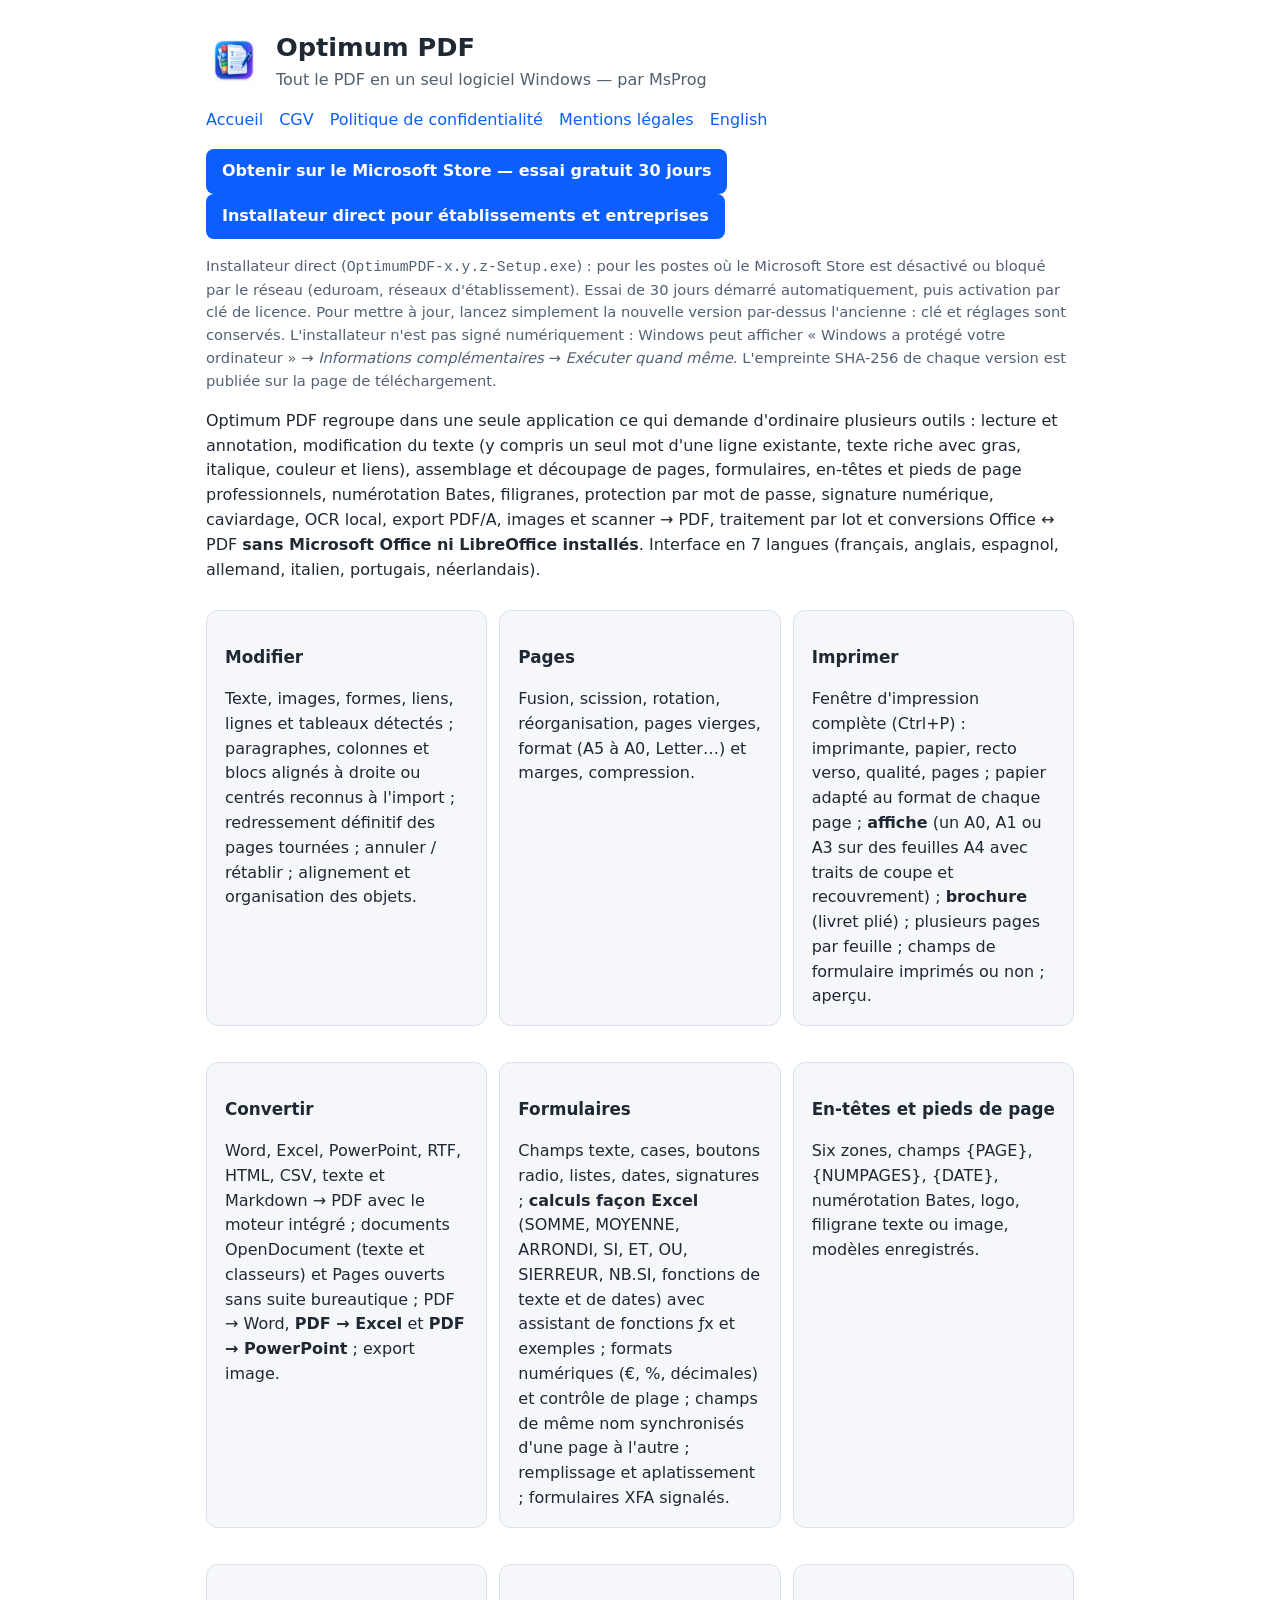
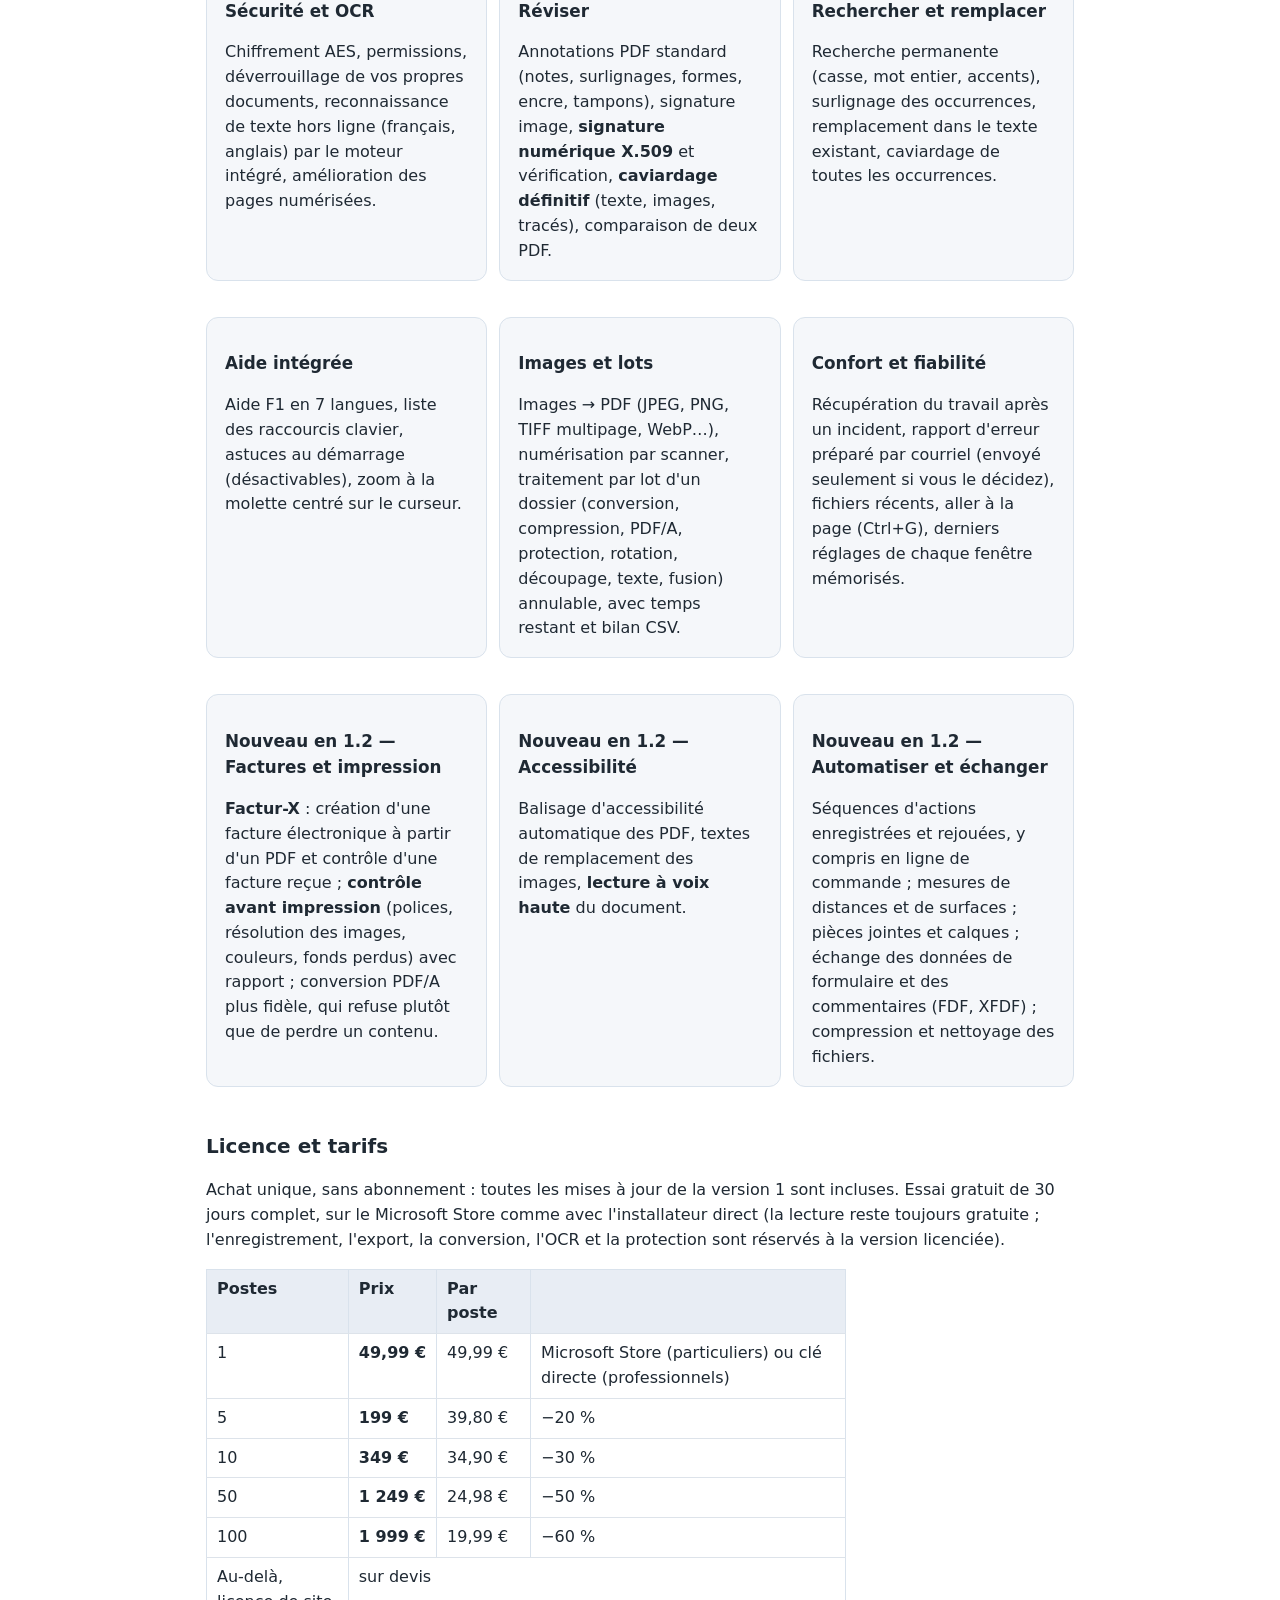
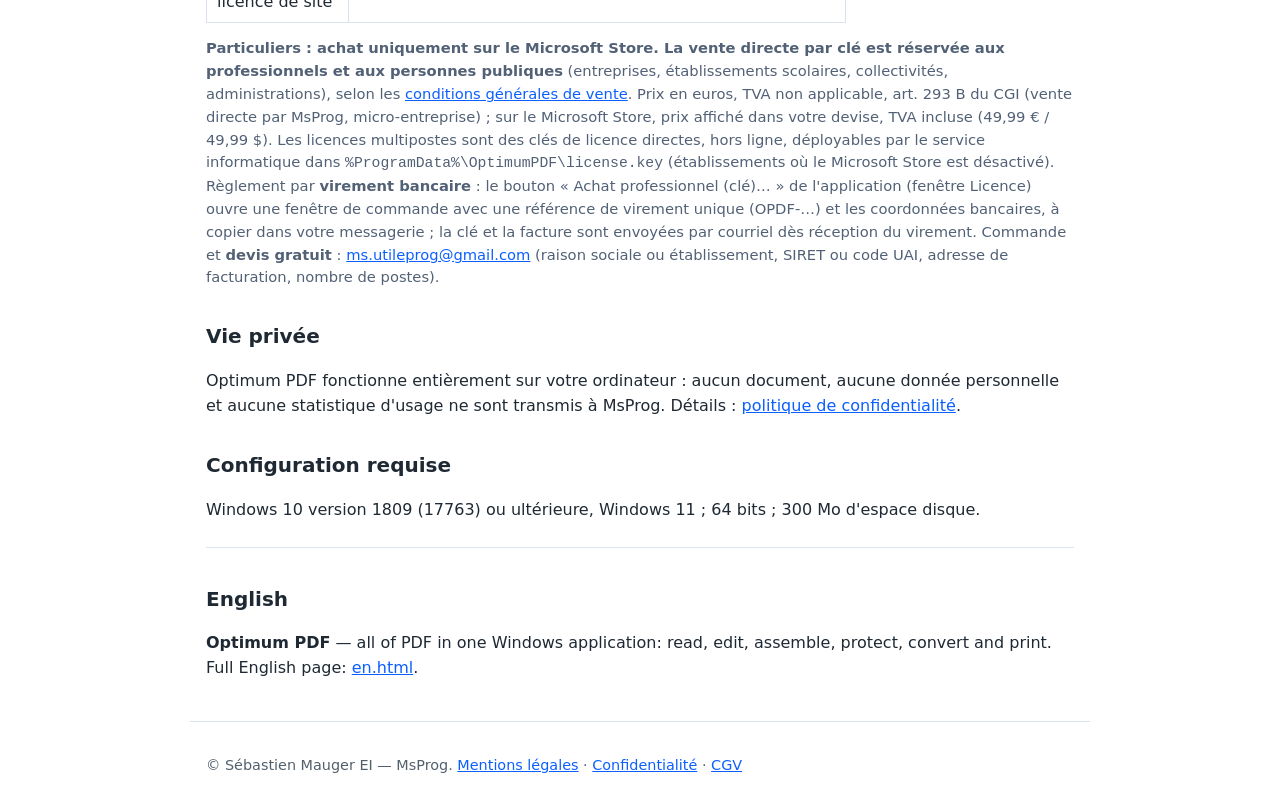
<file: index.html>
<!doctype html>
<html lang="fr">
<head>
<meta charset="utf-8">
<meta name="viewport" content="width=device-width,initial-scale=1">
<title>Optimum PDF — lecture, modification et conversion de PDF pour Windows</title>
<meta name="description" content="Optimum PDF (MsProg) : un seul logiciel Windows pour lire, modifier, assembler, protéger, convertir (Word, Excel, PowerPoint ↔ PDF), remplir des formulaires et océriser vos PDF. Essai gratuit 30 jours.">
<link rel="stylesheet" href="style.css">
<link rel="icon" href="icon.png">
</head>
<body>
<header>
  <img src="icon.png" alt="">
  <div><h1>Optimum PDF</h1><p class="sub">Tout le PDF en un seul logiciel Windows — par MsProg</p></div>
</header>
<nav><a href="index.html">Accueil</a><a href="cgv.html">CGV</a><a href="confidentialite.html">Politique de confidentialité</a><a href="mentions-legales.html">Mentions légales</a><a href="en.html" lang="en">English</a></nav>
<main>
  <p><a class="btn" href="https://apps.microsoft.com/detail/9NM4LKK51M0T">Obtenir sur le Microsoft Store — essai gratuit 30 jours</a> <a class="btn" href="https://github.com/MsProgUtile/optimumpdf-site/releases/latest">Installateur direct pour établissements et entreprises</a></p>
  <p class="note">Installateur direct (<code>OptimumPDF-x.y.z-Setup.exe</code>) : pour les postes où le Microsoft Store est désactivé ou bloqué par le réseau (eduroam, réseaux d'établissement). Essai de 30 jours démarré automatiquement, puis activation par clé de licence. Pour mettre à jour, lancez simplement la nouvelle version par-dessus l'ancienne : clé et réglages sont conservés. L'installateur n'est pas signé numériquement : Windows peut afficher « Windows a protégé votre ordinateur » → <em>Informations complémentaires</em> → <em>Exécuter quand même</em>. L'empreinte SHA-256 de chaque version est publiée sur la page de téléchargement.</p>
  <p>Optimum PDF regroupe dans une seule application ce qui demande d'ordinaire plusieurs outils : lecture et annotation, modification du texte (y compris un seul mot d'une ligne existante, texte riche avec gras, italique, couleur et liens), assemblage et découpage de pages, formulaires, en-têtes et pieds de page professionnels, numérotation Bates, filigranes, protection par mot de passe, signature numérique, caviardage, OCR local, export PDF/A, images et scanner → PDF, traitement par lot et conversions Office ↔ PDF <strong>sans Microsoft Office ni LibreOffice installés</strong>. Interface en 7 langues (français, anglais, espagnol, allemand, italien, portugais, néerlandais).</p>
  <div class="grid">
    <div class="card"><h3>Modifier</h3>Texte, images, formes, liens, lignes et tableaux détectés ; paragraphes, colonnes et blocs alignés à droite ou centrés reconnus à l'import ; redressement définitif des pages tournées ; annuler / rétablir ; alignement et organisation des objets.</div>
    <div class="card"><h3>Pages</h3>Fusion, scission, rotation, réorganisation, pages vierges, format (A5 à A0, Letter…) et marges, compression.</div>
    <div class="card"><h3>Imprimer</h3>Fenêtre d'impression complète (Ctrl+P) : imprimante, papier, recto verso, qualité, pages ; papier adapté au format de chaque page ; <strong>affiche</strong> (un A0, A1 ou A3 sur des feuilles A4 avec traits de coupe et recouvrement) ; <strong>brochure</strong> (livret plié) ; plusieurs pages par feuille ; champs de formulaire imprimés ou non ; aperçu.</div>
    <div class="card"><h3>Convertir</h3>Word, Excel, PowerPoint, RTF, HTML, CSV, texte et Markdown → PDF avec le moteur intégré ; documents OpenDocument (texte et classeurs) et Pages ouverts sans suite bureautique ; PDF → Word, <strong>PDF → Excel</strong> et <strong>PDF → PowerPoint</strong> ; export image.</div>
    <div class="card"><h3>Formulaires</h3>Champs texte, cases, boutons radio, listes, dates, signatures ; <strong>calculs façon Excel</strong> (SOMME, MOYENNE, ARRONDI, SI, ET, OU, SIERREUR, NB.SI, fonctions de texte et de dates) avec assistant de fonctions ƒx et exemples ; formats numériques (€, %, décimales) et contrôle de plage ; champs de même nom synchronisés d'une page à l'autre ; remplissage et aplatissement ; formulaires XFA signalés.</div>
    <div class="card"><h3>En-têtes et pieds de page</h3>Six zones, champs {PAGE}, {NUMPAGES}, {DATE}, numérotation Bates, logo, filigrane texte ou image, modèles enregistrés.</div>
    <div class="card"><h3>Sécurité et OCR</h3>Chiffrement AES, permissions, déverrouillage de vos propres documents, reconnaissance de texte hors ligne (français, anglais) par le moteur intégré, amélioration des pages numérisées.</div>
    <div class="card"><h3>Réviser</h3>Annotations PDF standard (notes, surlignages, formes, encre, tampons), signature image, <strong>signature numérique X.509</strong> et vérification, <strong>caviardage définitif</strong> (texte, images, tracés), comparaison de deux PDF.</div>
    <div class="card"><h3>Rechercher et remplacer</h3>Recherche permanente (casse, mot entier, accents), surlignage des occurrences, remplacement dans le texte existant, caviardage de toutes les occurrences.</div>
    <div class="card"><h3>Aide intégrée</h3>Aide F1 en 7 langues, liste des raccourcis clavier, astuces au démarrage (désactivables), zoom à la molette centré sur le curseur.</div>
    <div class="card"><h3>Images et lots</h3>Images → PDF (JPEG, PNG, TIFF multipage, WebP…), numérisation par scanner, traitement par lot d'un dossier (conversion, compression, PDF/A, protection, rotation, découpage, texte, fusion) annulable, avec temps restant et bilan CSV.</div>
    <div class="card"><h3>Confort et fiabilité</h3>Récupération du travail après un incident, rapport d'erreur préparé par courriel (envoyé seulement si vous le décidez), fichiers récents, aller à la page (Ctrl+G), derniers réglages de chaque fenêtre mémorisés.</div>
    <div class="card"><h3>Nouveau en 1.2 — Factures et impression</h3><strong>Factur-X</strong> : création d'une facture électronique à partir d'un PDF et contrôle d'une facture reçue ; <strong>contrôle avant impression</strong> (polices, résolution des images, couleurs, fonds perdus) avec rapport ; conversion PDF/A plus fidèle, qui refuse plutôt que de perdre un contenu.</div>
    <div class="card"><h3>Nouveau en 1.2 — Accessibilité</h3>Balisage d'accessibilité automatique des PDF, textes de remplacement des images, <strong>lecture à voix haute</strong> du document.</div>
    <div class="card"><h3>Nouveau en 1.2 — Automatiser et échanger</h3>Séquences d'actions enregistrées et rejouées, y compris en ligne de commande ; mesures de distances et de surfaces ; pièces jointes et calques ; échange des données de formulaire et des commentaires (FDF, XFDF) ; compression et nettoyage des fichiers.</div>
  </div>
  <h2 id="tarifs">Licence et tarifs</h2>
  <p>Achat unique, sans abonnement : toutes les mises à jour de la version 1 sont incluses. Essai gratuit de 30 jours complet, sur le Microsoft Store comme avec l'installateur direct (la lecture reste toujours gratuite ; l'enregistrement, l'export, la conversion, l'OCR et la protection sont réservés à la version licenciée).</p>
  <table class="prices">
    <thead><tr><th>Postes</th><th>Prix</th><th>Par poste</th><th></th></tr></thead>
    <tbody>
      <tr><td>1</td><td><strong>49,99 €</strong></td><td>49,99 €</td><td>Microsoft Store (particuliers) ou clé directe (professionnels)</td></tr>
      <tr><td>5</td><td><strong>199 €</strong></td><td>39,80 €</td><td>−20 %</td></tr>
      <tr><td>10</td><td><strong>349 €</strong></td><td>34,90 €</td><td>−30 %</td></tr>
      <tr><td>50</td><td><strong>1 249 €</strong></td><td>24,98 €</td><td>−50 %</td></tr>
      <tr><td>100</td><td><strong>1 999 €</strong></td><td>19,99 €</td><td>−60 %</td></tr>
      <tr><td>Au-delà, licence de site</td><td colspan="3">sur devis</td></tr>
    </tbody>
  </table>
  <p class="note"><strong>Particuliers : achat uniquement sur le Microsoft Store. La vente directe par clé est réservée aux professionnels et aux personnes publiques</strong> (entreprises, établissements scolaires, collectivités, administrations), selon les <a href="cgv.html">conditions générales de vente</a>. Prix en euros, TVA non applicable, art. 293 B du CGI (vente directe par MsProg, micro-entreprise) ; sur le Microsoft Store, prix affiché dans votre devise, TVA incluse (49,99 € / 49,99 $). Les licences multipostes sont des clés de licence directes, hors ligne, déployables par le service informatique dans <code>%ProgramData%\OptimumPDF\license.key</code> (établissements où le Microsoft Store est désactivé). Règlement par <strong>virement bancaire</strong> : le bouton « Achat professionnel (clé)… » de l'application (fenêtre Licence) ouvre une fenêtre de commande avec une référence de virement unique (OPDF-…) et les coordonnées bancaires, à copier dans votre messagerie ; la clé et la facture sont envoyées par courriel dès réception du virement. Commande et <strong>devis gratuit</strong> : <a href="mailto:ms.utileprog@gmail.com?subject=Optimum%20PDF%20%E2%80%94%20achat%20d'une%20cl%C3%A9%20de%20licence">ms.utileprog@gmail.com</a> (raison sociale ou établissement, SIRET ou code UAI, adresse de facturation, nombre de postes).</p>
  <h2>Vie privée</h2>
  <p>Optimum PDF fonctionne entièrement sur votre ordinateur : aucun document, aucune donnée personnelle et aucune statistique d'usage ne sont transmis à MsProg. Détails : <a href="confidentialite.html">politique de confidentialité</a>.</p>
  <h2>Configuration requise</h2>
  <p>Windows 10 version 1809 (17763) ou ultérieure, Windows 11 ; 64 bits ; 300 Mo d'espace disque.</p>

  <section id="en" class="en" lang="en">
  <h2>English</h2>
  <p><strong>Optimum PDF</strong> — all of PDF in one Windows application: read, edit, assemble, protect, convert and print. Full English page: <a href="en.html">en.html</a>.</p>
  </section>
</main>
<footer>© Sébastien Mauger EI — MsProg. <a href="mentions-legales.html">Mentions légales</a> · <a href="confidentialite.html">Confidentialité</a> · <a href="cgv.html">CGV</a></footer>
</body>
</html>
</file>
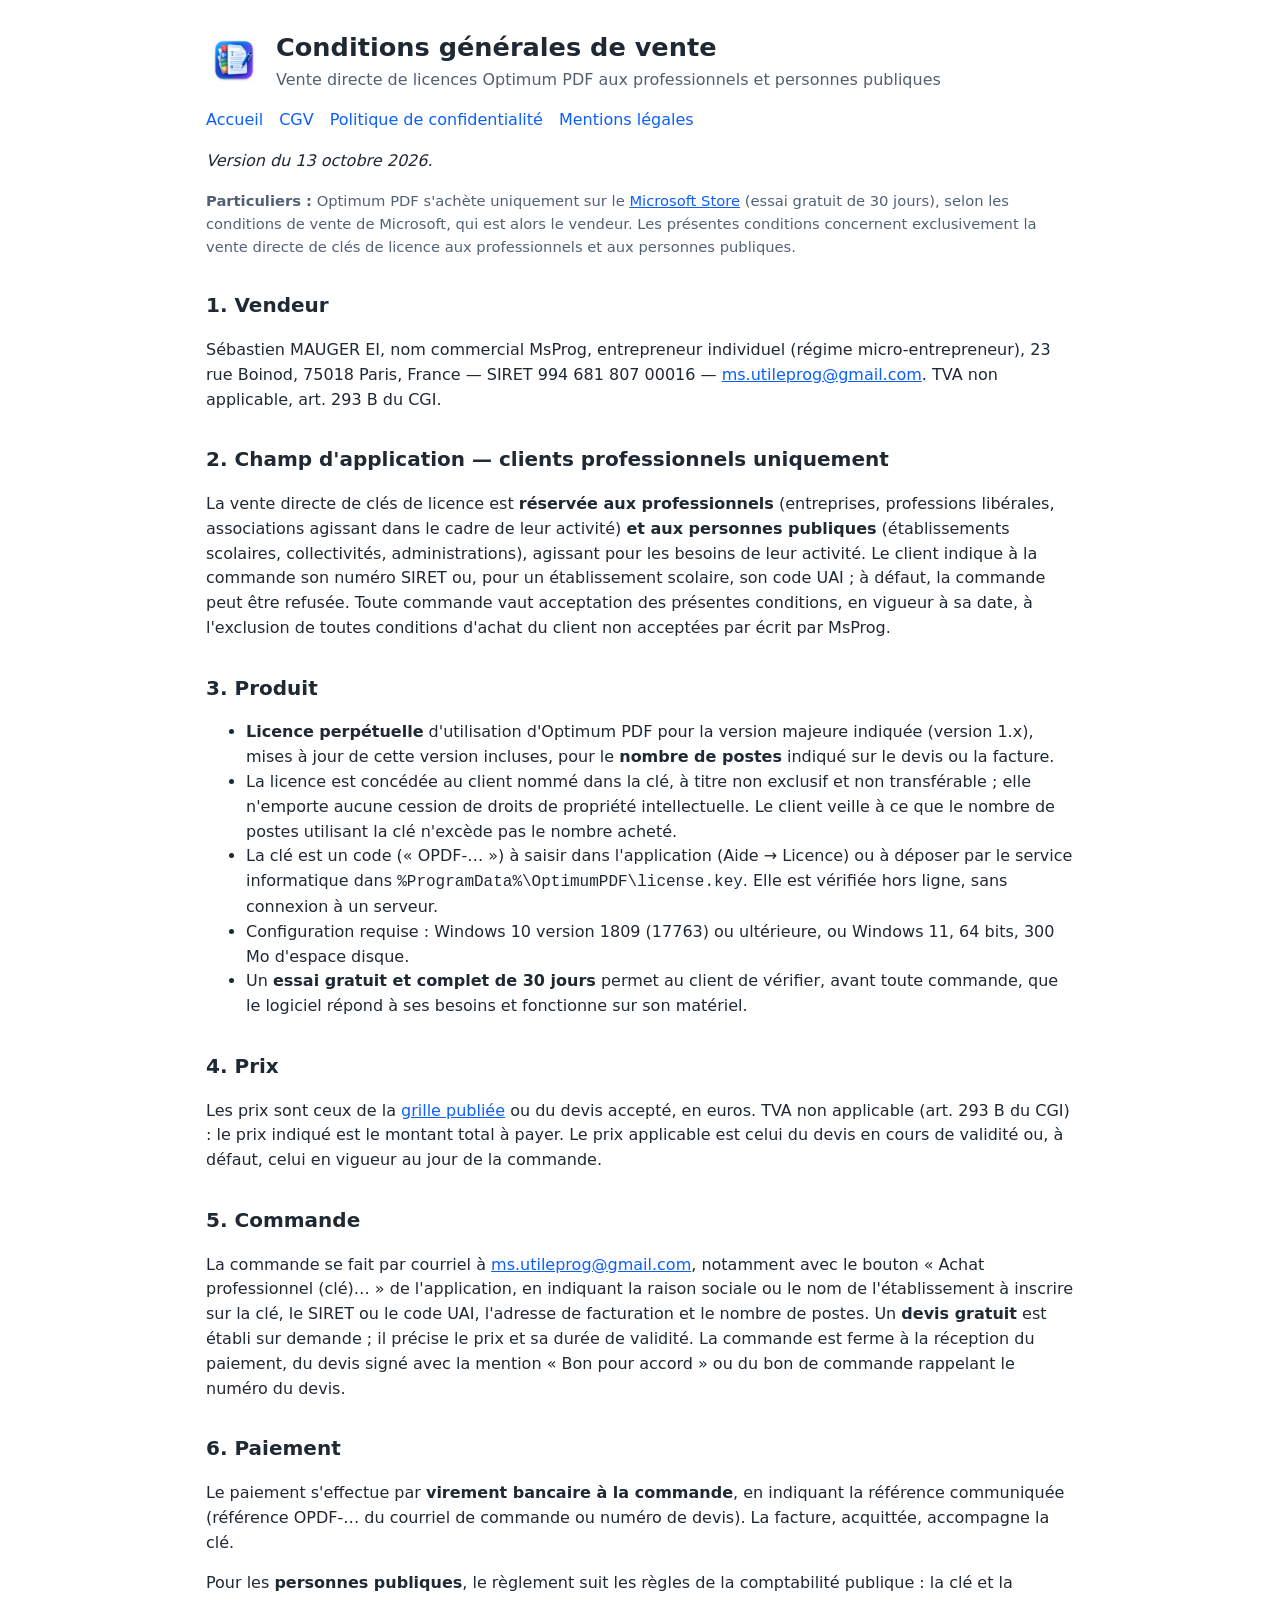
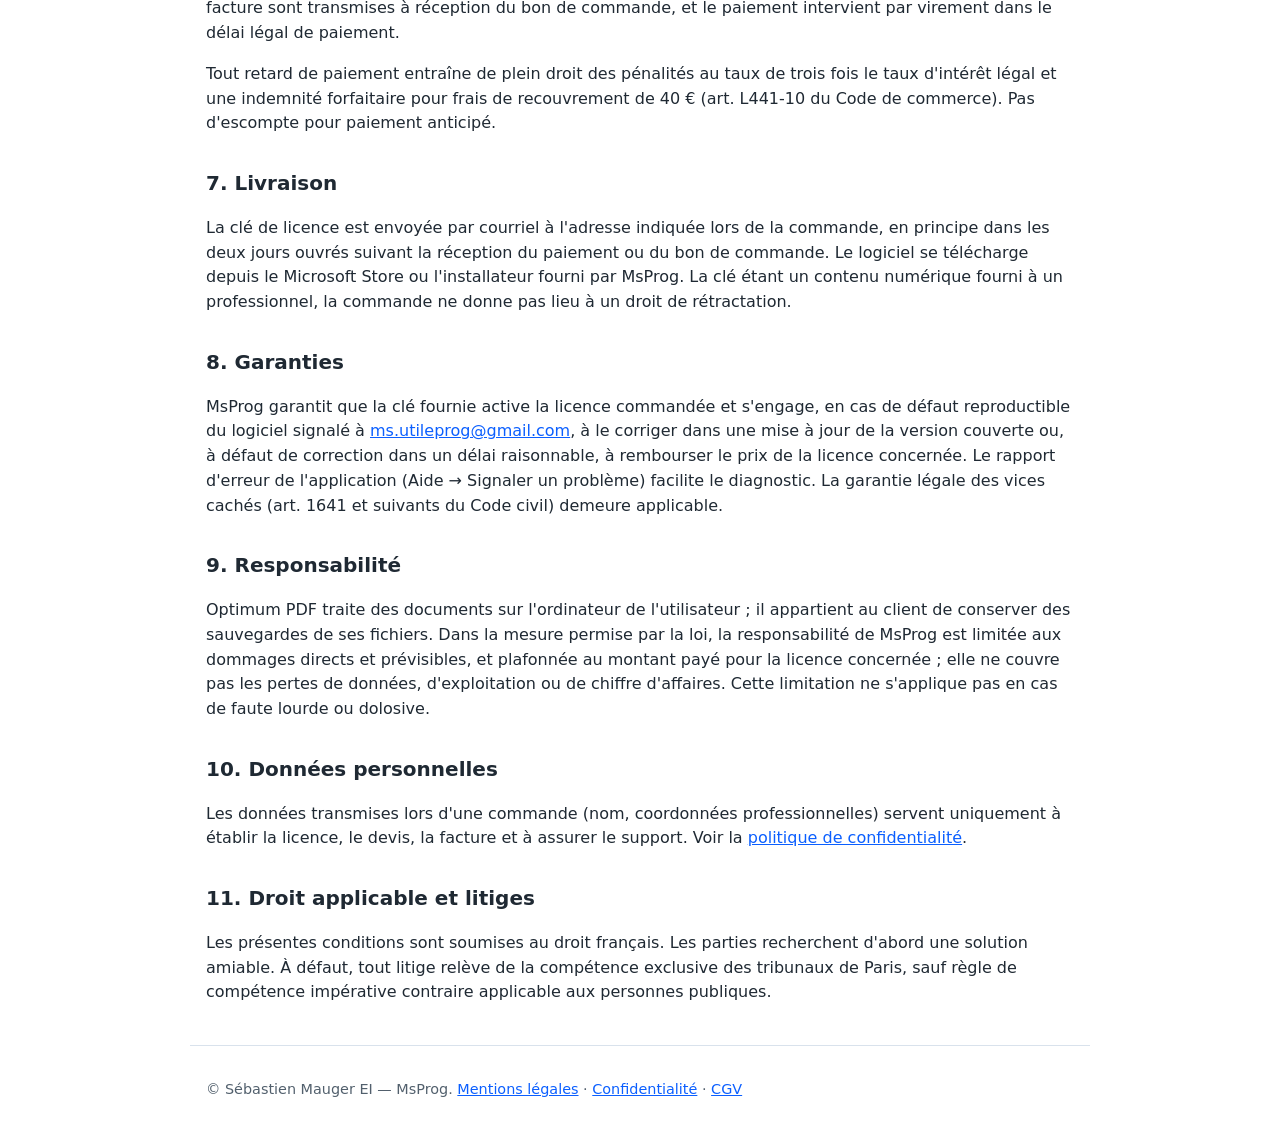
<file: cgv.html>
<!doctype html>
<html lang="fr">
<head>
<meta charset="utf-8">
<meta name="viewport" content="width=device-width,initial-scale=1">
<title>Conditions générales de vente — Optimum PDF</title>
<meta name="description" content="Conditions générales de vente directe des licences Optimum PDF aux professionnels et personnes publiques — Sébastien MAUGER EI (MsProg).">
<link rel="stylesheet" href="style.css">
<link rel="icon" href="icon.png">
</head>
<body>
<header><img src="icon.png" alt=""><div><h1>Conditions générales de vente</h1><p class="sub">Vente directe de licences Optimum PDF aux professionnels et personnes publiques</p></div></header>
<nav><a href="index.html">Accueil</a><a href="cgv.html">CGV</a><a href="confidentialite.html">Politique de confidentialité</a><a href="mentions-legales.html">Mentions légales</a></nav>
<main>
  <p><em>Version du 13 octobre 2026.</em></p>
  <p class="note"><strong>Particuliers :</strong> Optimum PDF s'achète uniquement sur le <a href="https://apps.microsoft.com/detail/9NM4LKK51M0T">Microsoft Store</a> (essai gratuit de 30 jours), selon les conditions de vente de Microsoft, qui est alors le vendeur. Les présentes conditions concernent exclusivement la vente directe de clés de licence aux professionnels et aux personnes publiques.</p>

  <h2>1. Vendeur</h2>
  <p>Sébastien MAUGER EI, nom commercial MsProg, entrepreneur individuel (régime micro-entrepreneur), 23 rue Boinod, 75018 Paris, France — SIRET 994 681 807 00016 — <a href="mailto:ms.utileprog@gmail.com">ms.utileprog@gmail.com</a>. TVA non applicable, art. 293 B du CGI.</p>

  <h2>2. Champ d'application — clients professionnels uniquement</h2>
  <p>La vente directe de clés de licence est <strong>réservée aux professionnels</strong> (entreprises, professions libérales, associations agissant dans le cadre de leur activité) <strong>et aux personnes publiques</strong> (établissements scolaires, collectivités, administrations), agissant pour les besoins de leur activité. Le client indique à la commande son numéro SIRET ou, pour un établissement scolaire, son code UAI ; à défaut, la commande peut être refusée. Toute commande vaut acceptation des présentes conditions, en vigueur à sa date, à l'exclusion de toutes conditions d'achat du client non acceptées par écrit par MsProg.</p>

  <h2>3. Produit</h2>
  <ul>
    <li><strong>Licence perpétuelle</strong> d'utilisation d'Optimum PDF pour la version majeure indiquée (version 1.x), mises à jour de cette version incluses, pour le <strong>nombre de postes</strong> indiqué sur le devis ou la facture.</li>
    <li>La licence est concédée au client nommé dans la clé, à titre non exclusif et non transférable ; elle n'emporte aucune cession de droits de propriété intellectuelle. Le client veille à ce que le nombre de postes utilisant la clé n'excède pas le nombre acheté.</li>
    <li>La clé est un code (« OPDF-… ») à saisir dans l'application (Aide → Licence) ou à déposer par le service informatique dans <code>%ProgramData%\OptimumPDF\license.key</code>. Elle est vérifiée hors ligne, sans connexion à un serveur.</li>
    <li>Configuration requise : Windows 10 version 1809 (17763) ou ultérieure, ou Windows 11, 64 bits, 300 Mo d'espace disque.</li>
    <li>Un <strong>essai gratuit et complet de 30 jours</strong> permet au client de vérifier, avant toute commande, que le logiciel répond à ses besoins et fonctionne sur son matériel.</li>
  </ul>

  <h2>4. Prix</h2>
  <p>Les prix sont ceux de la <a href="index.html#tarifs">grille publiée</a> ou du devis accepté, en euros. TVA non applicable (art. 293 B du CGI) : le prix indiqué est le montant total à payer. Le prix applicable est celui du devis en cours de validité ou, à défaut, celui en vigueur au jour de la commande.</p>

  <h2>5. Commande</h2>
  <p>La commande se fait par courriel à <a href="mailto:ms.utileprog@gmail.com">ms.utileprog@gmail.com</a>, notamment avec le bouton « Achat professionnel (clé)… » de l'application, en indiquant la raison sociale ou le nom de l'établissement à inscrire sur la clé, le SIRET ou le code UAI, l'adresse de facturation et le nombre de postes. Un <strong>devis gratuit</strong> est établi sur demande ; il précise le prix et sa durée de validité. La commande est ferme à la réception du paiement, du devis signé avec la mention « Bon pour accord » ou du bon de commande rappelant le numéro du devis.</p>

  <h2>6. Paiement</h2>
  <p>Le paiement s'effectue par <strong>virement bancaire à la commande</strong>, en indiquant la référence communiquée (référence OPDF-… du courriel de commande ou numéro de devis). La facture, acquittée, accompagne la clé.</p>
  <p>Pour les <strong>personnes publiques</strong>, le règlement suit les règles de la comptabilité publique : la clé et la facture sont transmises à réception du bon de commande, et le paiement intervient par virement dans le délai légal de paiement.</p>
  <p>Tout retard de paiement entraîne de plein droit des pénalités au taux de trois fois le taux d'intérêt légal et une indemnité forfaitaire pour frais de recouvrement de 40 € (art. L441-10 du Code de commerce). Pas d'escompte pour paiement anticipé.</p>

  <h2>7. Livraison</h2>
  <p>La clé de licence est envoyée par courriel à l'adresse indiquée lors de la commande, en principe dans les deux jours ouvrés suivant la réception du paiement ou du bon de commande. Le logiciel se télécharge depuis le Microsoft Store ou l'installateur fourni par MsProg. La clé étant un contenu numérique fourni à un professionnel, la commande ne donne pas lieu à un droit de rétractation.</p>

  <h2>8. Garanties</h2>
  <p>MsProg garantit que la clé fournie active la licence commandée et s'engage, en cas de défaut reproductible du logiciel signalé à <a href="mailto:ms.utileprog@gmail.com">ms.utileprog@gmail.com</a>, à le corriger dans une mise à jour de la version couverte ou, à défaut de correction dans un délai raisonnable, à rembourser le prix de la licence concernée. Le rapport d'erreur de l'application (Aide → Signaler un problème) facilite le diagnostic. La garantie légale des vices cachés (art. 1641 et suivants du Code civil) demeure applicable.</p>

  <h2>9. Responsabilité</h2>
  <p>Optimum PDF traite des documents sur l'ordinateur de l'utilisateur ; il appartient au client de conserver des sauvegardes de ses fichiers. Dans la mesure permise par la loi, la responsabilité de MsProg est limitée aux dommages directs et prévisibles, et plafonnée au montant payé pour la licence concernée ; elle ne couvre pas les pertes de données, d'exploitation ou de chiffre d'affaires. Cette limitation ne s'applique pas en cas de faute lourde ou dolosive.</p>

  <h2>10. Données personnelles</h2>
  <p>Les données transmises lors d'une commande (nom, coordonnées professionnelles) servent uniquement à établir la licence, le devis, la facture et à assurer le support. Voir la <a href="confidentialite.html">politique de confidentialité</a>.</p>

  <h2>11. Droit applicable et litiges</h2>
  <p>Les présentes conditions sont soumises au droit français. Les parties recherchent d'abord une solution amiable. À défaut, tout litige relève de la compétence exclusive des tribunaux de Paris, sauf règle de compétence impérative contraire applicable aux personnes publiques.</p>
</main>
<footer>© Sébastien Mauger EI — MsProg. <a href="mentions-legales.html">Mentions légales</a> · <a href="confidentialite.html">Confidentialité</a> · <a href="cgv.html">CGV</a></footer>
</body>
</html>
</file>
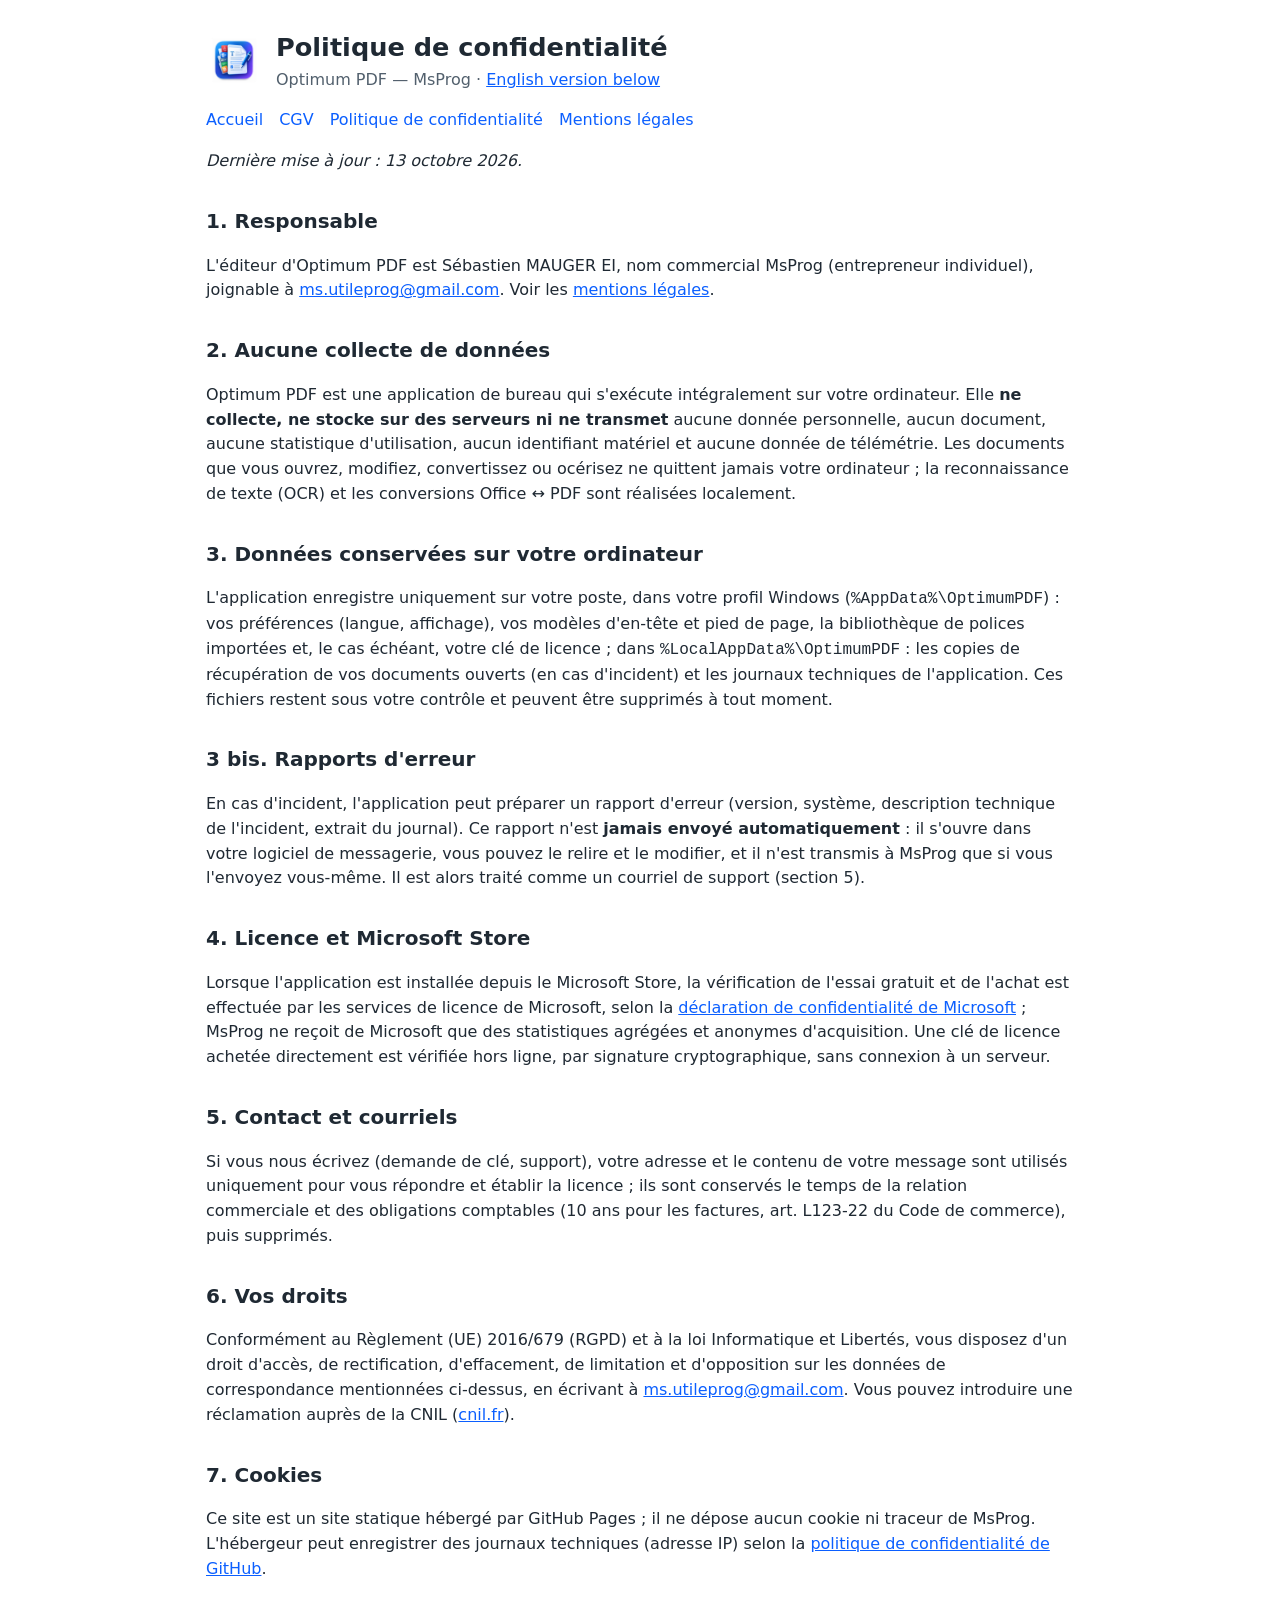
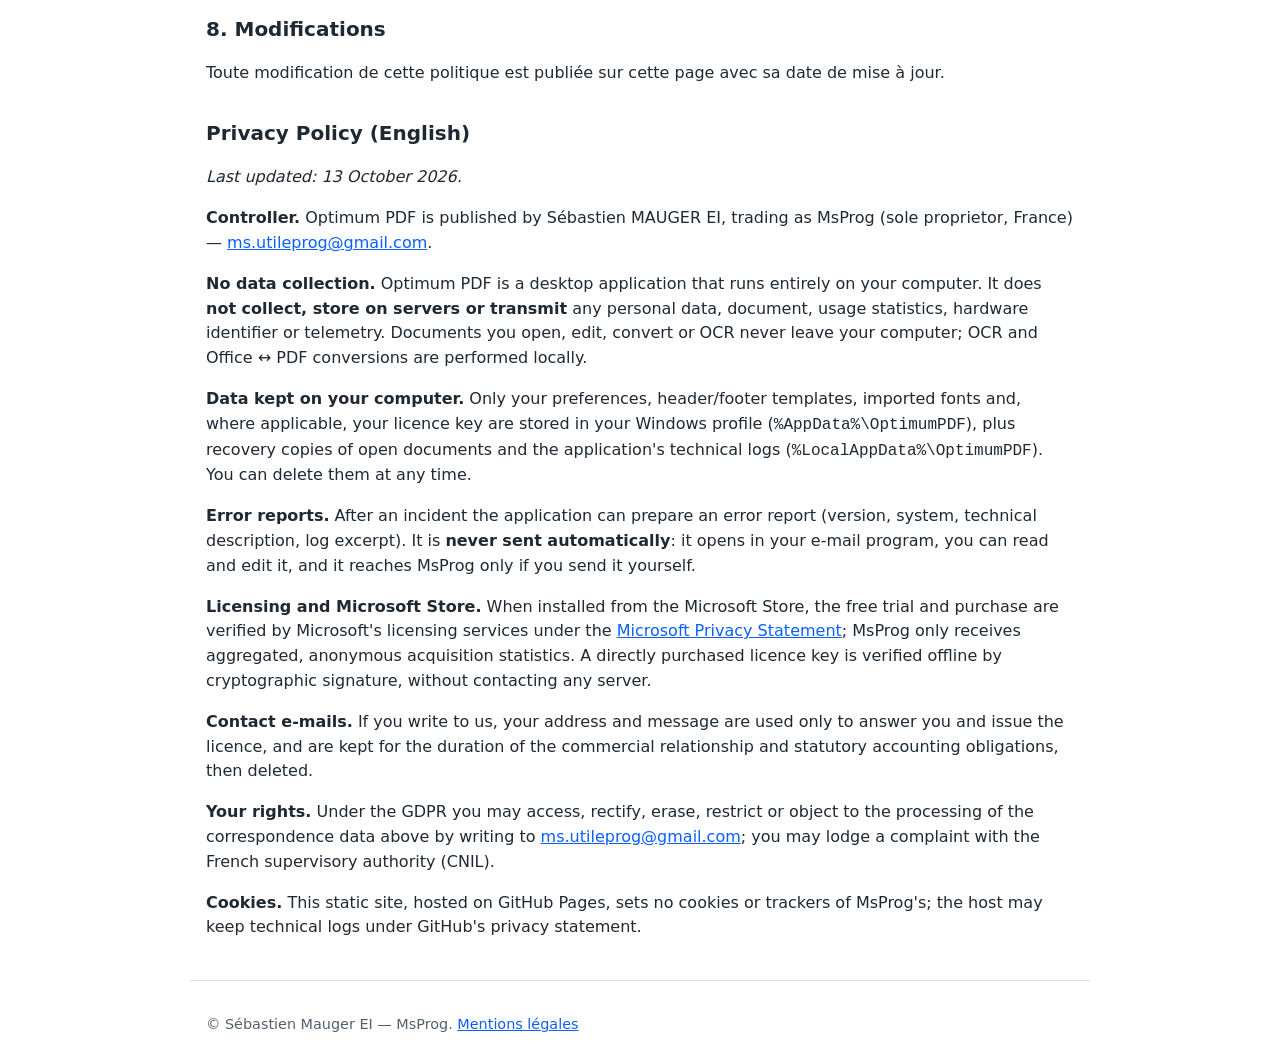
<file: confidentialite.html>
<!doctype html>
<html lang="fr">
<head>
<meta charset="utf-8">
<meta name="viewport" content="width=device-width,initial-scale=1">
<title>Politique de confidentialité — Optimum PDF</title>
<meta name="description" content="Politique de confidentialité d'Optimum PDF (MsProg) : aucune collecte ni transmission de données.">
<link rel="stylesheet" href="style.css">
<link rel="icon" href="icon.png">
</head>
<body>
<header><img src="icon.png" alt=""><div><h1>Politique de confidentialité</h1><p class="sub">Optimum PDF — MsProg · <a href="#en">English version below</a></p></div></header>
<nav><a href="index.html">Accueil</a><a href="cgv.html">CGV</a><a href="confidentialite.html">Politique de confidentialité</a><a href="mentions-legales.html">Mentions légales</a></nav>
<main>
  <p><em>Dernière mise à jour : 13 octobre 2026.</em></p>
  <h2>1. Responsable</h2>
  <p>L'éditeur d'Optimum PDF est Sébastien MAUGER EI, nom commercial MsProg (entrepreneur individuel), joignable à <a href="mailto:ms.utileprog@gmail.com">ms.utileprog@gmail.com</a>. Voir les <a href="mentions-legales.html">mentions légales</a>.</p>
  <h2>2. Aucune collecte de données</h2>
  <p>Optimum PDF est une application de bureau qui s'exécute intégralement sur votre ordinateur. Elle <strong>ne collecte, ne stocke sur des serveurs ni ne transmet</strong> aucune donnée personnelle, aucun document, aucune statistique d'utilisation, aucun identifiant matériel et aucune donnée de télémétrie. Les documents que vous ouvrez, modifiez, convertissez ou océrisez ne quittent jamais votre ordinateur ; la reconnaissance de texte (OCR) et les conversions Office ↔ PDF sont réalisées localement.</p>
  <h2>3. Données conservées sur votre ordinateur</h2>
  <p>L'application enregistre uniquement sur votre poste, dans votre profil Windows (<code>%AppData%\OptimumPDF</code>) : vos préférences (langue, affichage), vos modèles d'en-tête et pied de page, la bibliothèque de polices importées et, le cas échéant, votre clé de licence ; dans <code>%LocalAppData%\OptimumPDF</code> : les copies de récupération de vos documents ouverts (en cas d'incident) et les journaux techniques de l'application. Ces fichiers restent sous votre contrôle et peuvent être supprimés à tout moment.</p>
  <h2>3 bis. Rapports d'erreur</h2>
  <p>En cas d'incident, l'application peut préparer un rapport d'erreur (version, système, description technique de l'incident, extrait du journal). Ce rapport n'est <strong>jamais envoyé automatiquement</strong> : il s'ouvre dans votre logiciel de messagerie, vous pouvez le relire et le modifier, et il n'est transmis à MsProg que si vous l'envoyez vous-même. Il est alors traité comme un courriel de support (section 5).</p>
  <h2>4. Licence et Microsoft Store</h2>
  <p>Lorsque l'application est installée depuis le Microsoft Store, la vérification de l'essai gratuit et de l'achat est effectuée par les services de licence de Microsoft, selon la <a href="https://privacy.microsoft.com/fr-fr/privacystatement">déclaration de confidentialité de Microsoft</a> ; MsProg ne reçoit de Microsoft que des statistiques agrégées et anonymes d'acquisition. Une clé de licence achetée directement est vérifiée hors ligne, par signature cryptographique, sans connexion à un serveur.</p>
  <h2>5. Contact et courriels</h2>
  <p>Si vous nous écrivez (demande de clé, support), votre adresse et le contenu de votre message sont utilisés uniquement pour vous répondre et établir la licence ; ils sont conservés le temps de la relation commerciale et des obligations comptables (10 ans pour les factures, art. L123-22 du Code de commerce), puis supprimés.</p>
  <h2>6. Vos droits</h2>
  <p>Conformément au Règlement (UE) 2016/679 (RGPD) et à la loi Informatique et Libertés, vous disposez d'un droit d'accès, de rectification, d'effacement, de limitation et d'opposition sur les données de correspondance mentionnées ci-dessus, en écrivant à <a href="mailto:ms.utileprog@gmail.com">ms.utileprog@gmail.com</a>. Vous pouvez introduire une réclamation auprès de la CNIL (<a href="https://www.cnil.fr">cnil.fr</a>).</p>
  <h2>7. Cookies</h2>
  <p>Ce site est un site statique hébergé par GitHub Pages ; il ne dépose aucun cookie ni traceur de MsProg. L'hébergeur peut enregistrer des journaux techniques (adresse IP) selon la <a href="https://docs.github.com/site-policy/privacy-policies/github-general-privacy-statement">politique de confidentialité de GitHub</a>.</p>
  <h2>8. Modifications</h2>
  <p>Toute modification de cette politique est publiée sur cette page avec sa date de mise à jour.</p>

  <h2 id="en">Privacy Policy (English)</h2>
  <p><em>Last updated: 13 October 2026.</em></p>
  <p><strong>Controller.</strong> Optimum PDF is published by Sébastien MAUGER EI, trading as MsProg (sole proprietor, France) — <a href="mailto:ms.utileprog@gmail.com">ms.utileprog@gmail.com</a>.</p>
  <p><strong>No data collection.</strong> Optimum PDF is a desktop application that runs entirely on your computer. It does <strong>not collect, store on servers or transmit</strong> any personal data, document, usage statistics, hardware identifier or telemetry. Documents you open, edit, convert or OCR never leave your computer; OCR and Office ↔ PDF conversions are performed locally.</p>
  <p><strong>Data kept on your computer.</strong> Only your preferences, header/footer templates, imported fonts and, where applicable, your licence key are stored in your Windows profile (<code>%AppData%\OptimumPDF</code>), plus recovery copies of open documents and the application's technical logs (<code>%LocalAppData%\OptimumPDF</code>). You can delete them at any time.</p>
  <p><strong>Error reports.</strong> After an incident the application can prepare an error report (version, system, technical description, log excerpt). It is <strong>never sent automatically</strong>: it opens in your e-mail program, you can read and edit it, and it reaches MsProg only if you send it yourself.</p>
  <p><strong>Licensing and Microsoft Store.</strong> When installed from the Microsoft Store, the free trial and purchase are verified by Microsoft's licensing services under the <a href="https://privacy.microsoft.com/privacystatement">Microsoft Privacy Statement</a>; MsProg only receives aggregated, anonymous acquisition statistics. A directly purchased licence key is verified offline by cryptographic signature, without contacting any server.</p>
  <p><strong>Contact e-mails.</strong> If you write to us, your address and message are used only to answer you and issue the licence, and are kept for the duration of the commercial relationship and statutory accounting obligations, then deleted.</p>
  <p><strong>Your rights.</strong> Under the GDPR you may access, rectify, erase, restrict or object to the processing of the correspondence data above by writing to <a href="mailto:ms.utileprog@gmail.com">ms.utileprog@gmail.com</a>; you may lodge a complaint with the French supervisory authority (CNIL).</p>
  <p><strong>Cookies.</strong> This static site, hosted on GitHub Pages, sets no cookies or trackers of MsProg's; the host may keep technical logs under GitHub's privacy statement.</p>
</main>
<footer>© Sébastien Mauger EI — MsProg. <a href="mentions-legales.html">Mentions légales</a></footer>
</body>
</html>
</file>
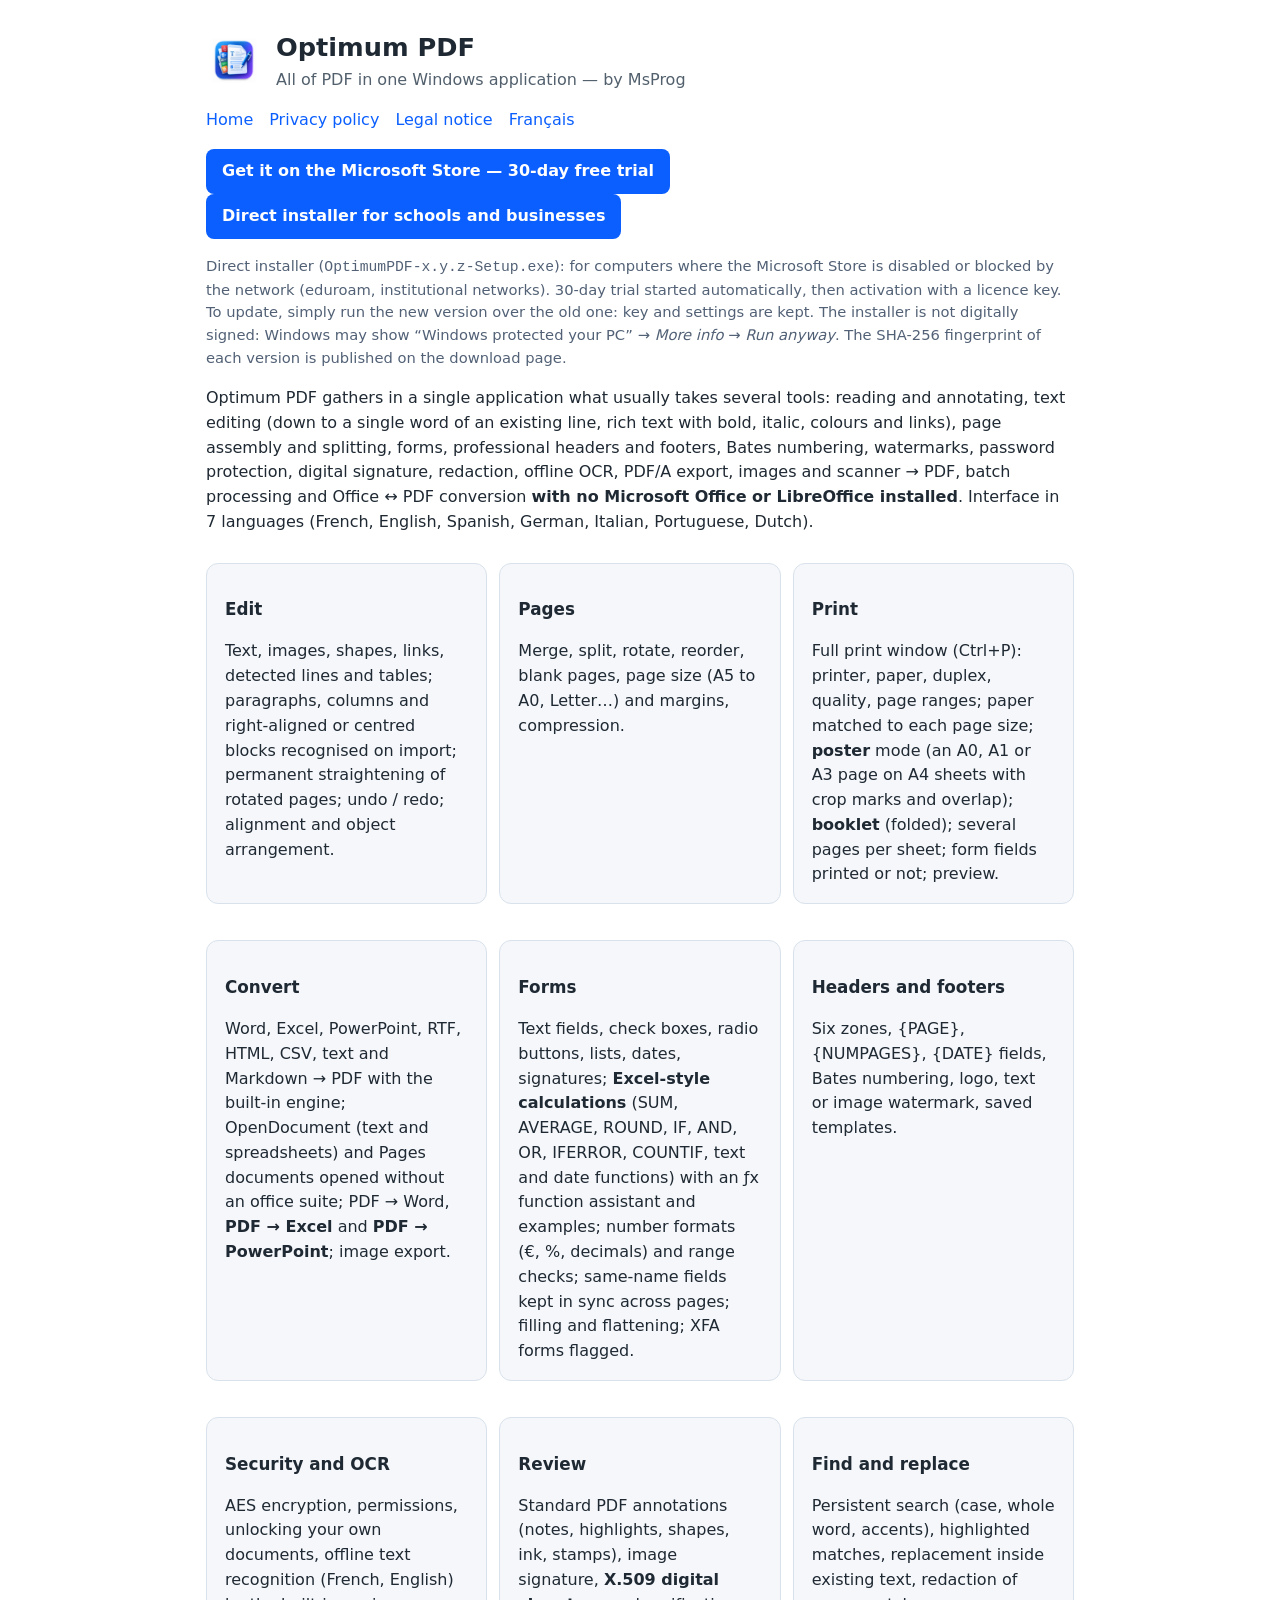
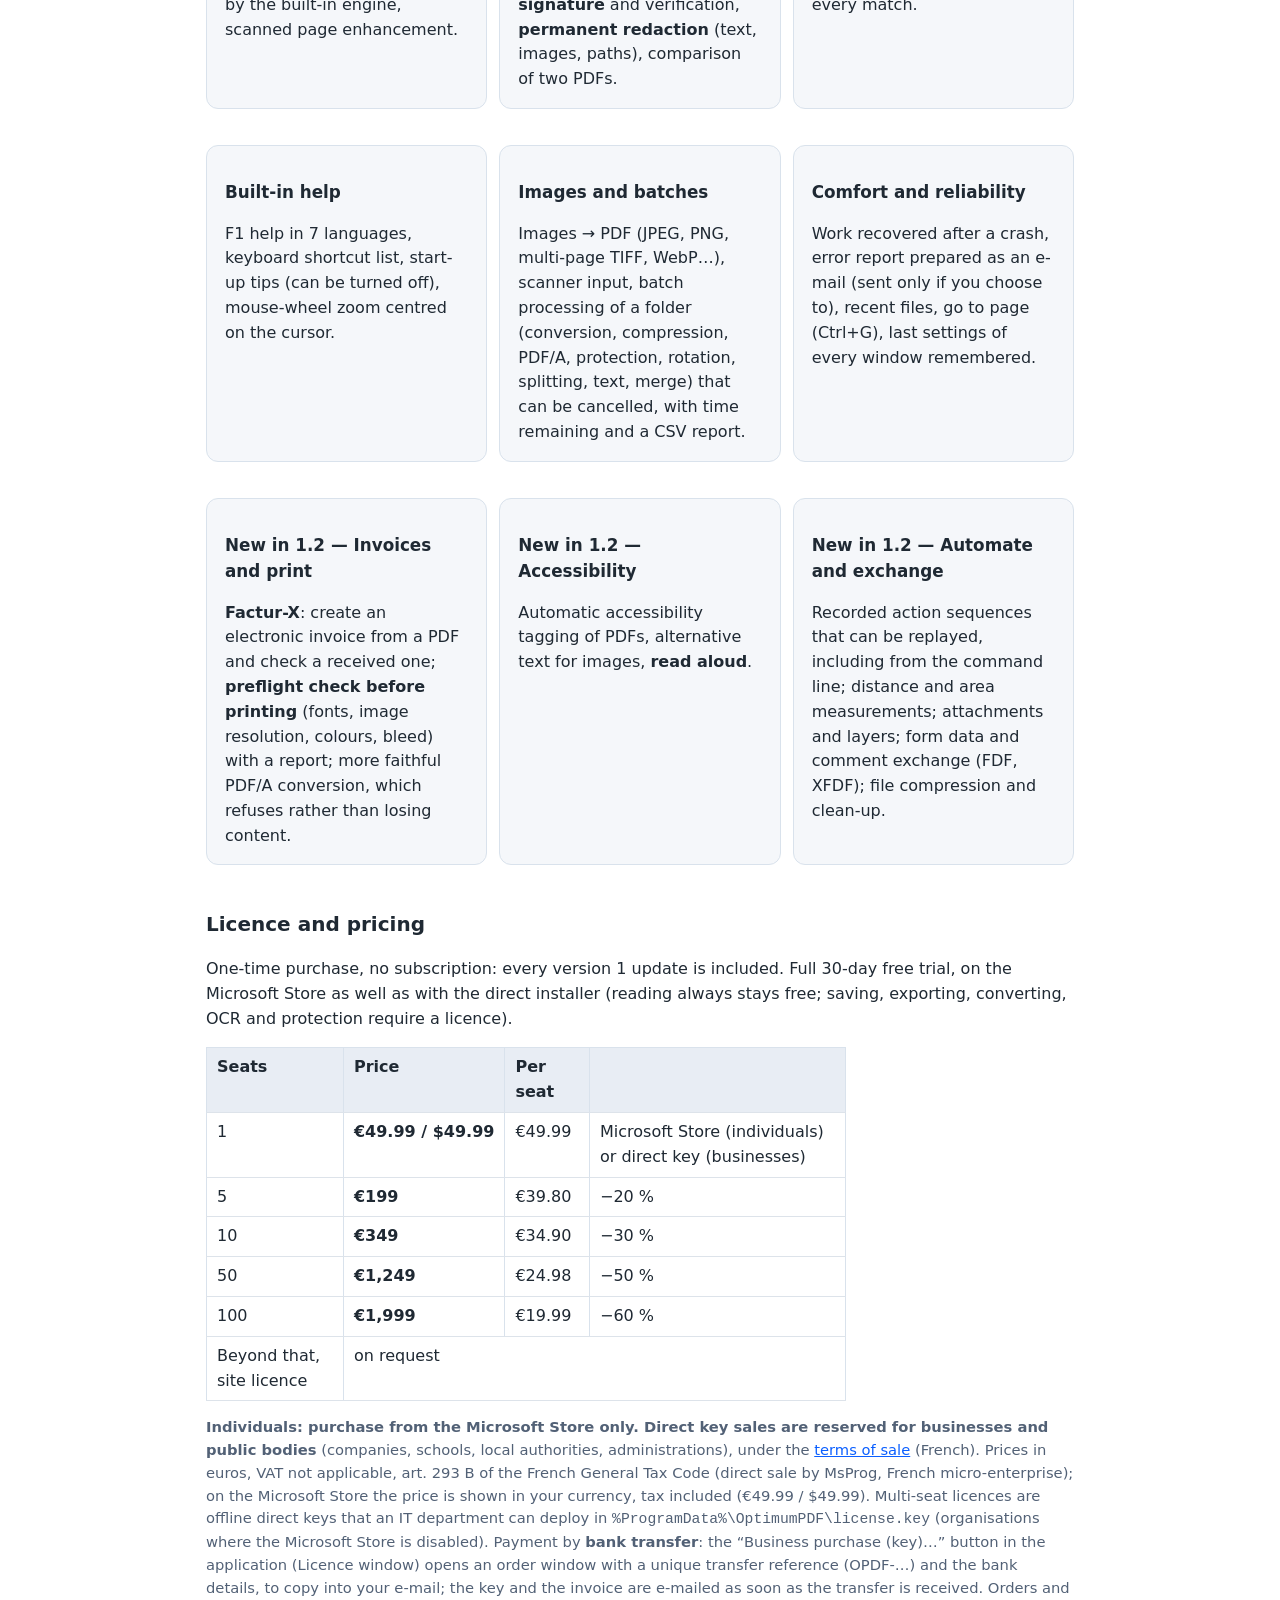
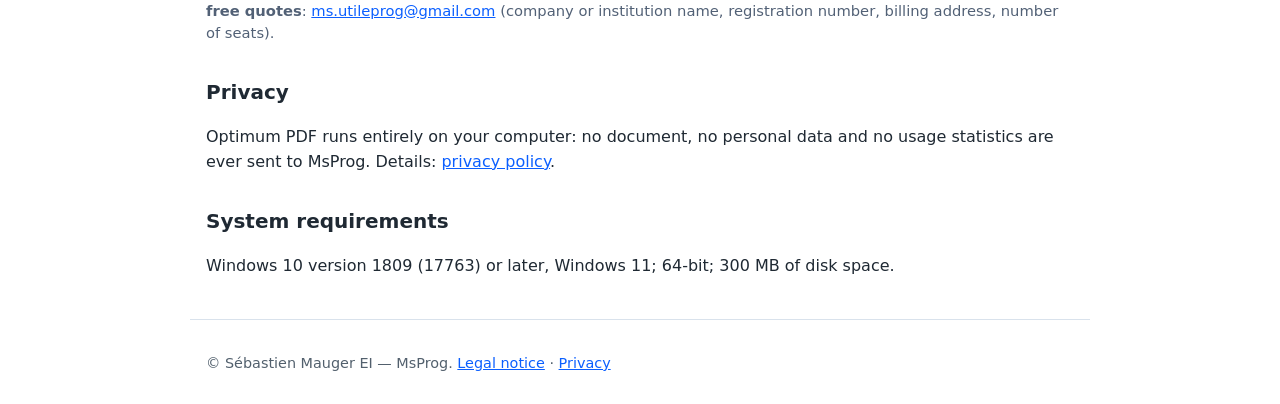
<file: en.html>
<!doctype html>
<html lang="en">
<head>
<meta charset="utf-8">
<meta name="viewport" content="width=device-width,initial-scale=1">
<title>Optimum PDF — read, edit, convert and print PDF files on Windows</title>
<meta name="description" content="Optimum PDF (MsProg): one Windows application to read, edit, assemble, protect, convert (Word, Excel, PowerPoint ↔ PDF), fill forms, OCR and print PDF files. 30-day free trial.">
<link rel="stylesheet" href="style.css">
<link rel="icon" href="icon.png">
</head>
<body>
<header>
  <img src="icon.png" alt="">
  <div><h1>Optimum PDF</h1><p class="sub">All of PDF in one Windows application — by MsProg</p></div>
</header>
<nav><a href="en.html">Home</a><a href="confidentialite.html#en">Privacy policy</a><a href="mentions-legales.html">Legal notice</a><a href="index.html" lang="fr">Français</a></nav>
<main>
  <p><a class="btn" href="https://apps.microsoft.com/detail/9NM4LKK51M0T">Get it on the Microsoft Store — 30-day free trial</a> <a class="btn" href="https://github.com/MsProgUtile/optimumpdf-site/releases/latest">Direct installer for schools and businesses</a></p>
  <p class="note">Direct installer (<code>OptimumPDF-x.y.z-Setup.exe</code>): for computers where the Microsoft Store is disabled or blocked by the network (eduroam, institutional networks). 30-day trial started automatically, then activation with a licence key. To update, simply run the new version over the old one: key and settings are kept. The installer is not digitally signed: Windows may show “Windows protected your PC” → <em>More info</em> → <em>Run anyway</em>. The SHA-256 fingerprint of each version is published on the download page.</p>
  <p>Optimum PDF gathers in a single application what usually takes several tools: reading and annotating, text editing (down to a single word of an existing line, rich text with bold, italic, colours and links), page assembly and splitting, forms, professional headers and footers, Bates numbering, watermarks, password protection, digital signature, redaction, offline OCR, PDF/A export, images and scanner → PDF, batch processing and Office ↔ PDF conversion <strong>with no Microsoft Office or LibreOffice installed</strong>. Interface in 7 languages (French, English, Spanish, German, Italian, Portuguese, Dutch).</p>
  <div class="grid">
    <div class="card"><h3>Edit</h3>Text, images, shapes, links, detected lines and tables; paragraphs, columns and right-aligned or centred blocks recognised on import; permanent straightening of rotated pages; undo / redo; alignment and object arrangement.</div>
    <div class="card"><h3>Pages</h3>Merge, split, rotate, reorder, blank pages, page size (A5 to A0, Letter…) and margins, compression.</div>
    <div class="card"><h3>Print</h3>Full print window (Ctrl+P): printer, paper, duplex, quality, page ranges; paper matched to each page size; <strong>poster</strong> mode (an A0, A1 or A3 page on A4 sheets with crop marks and overlap); <strong>booklet</strong> (folded); several pages per sheet; form fields printed or not; preview.</div>
    <div class="card"><h3>Convert</h3>Word, Excel, PowerPoint, RTF, HTML, CSV, text and Markdown → PDF with the built-in engine; OpenDocument (text and spreadsheets) and Pages documents opened without an office suite; PDF → Word, <strong>PDF → Excel</strong> and <strong>PDF → PowerPoint</strong>; image export.</div>
    <div class="card"><h3>Forms</h3>Text fields, check boxes, radio buttons, lists, dates, signatures; <strong>Excel-style calculations</strong> (SUM, AVERAGE, ROUND, IF, AND, OR, IFERROR, COUNTIF, text and date functions) with an ƒx function assistant and examples; number formats (€, %, decimals) and range checks; same-name fields kept in sync across pages; filling and flattening; XFA forms flagged.</div>
    <div class="card"><h3>Headers and footers</h3>Six zones, {PAGE}, {NUMPAGES}, {DATE} fields, Bates numbering, logo, text or image watermark, saved templates.</div>
    <div class="card"><h3>Security and OCR</h3>AES encryption, permissions, unlocking your own documents, offline text recognition (French, English) by the built-in engine, scanned page enhancement.</div>
    <div class="card"><h3>Review</h3>Standard PDF annotations (notes, highlights, shapes, ink, stamps), image signature, <strong>X.509 digital signature</strong> and verification, <strong>permanent redaction</strong> (text, images, paths), comparison of two PDFs.</div>
    <div class="card"><h3>Find and replace</h3>Persistent search (case, whole word, accents), highlighted matches, replacement inside existing text, redaction of every match.</div>
    <div class="card"><h3>Built-in help</h3>F1 help in 7 languages, keyboard shortcut list, start-up tips (can be turned off), mouse-wheel zoom centred on the cursor.</div>
    <div class="card"><h3>Images and batches</h3>Images → PDF (JPEG, PNG, multi-page TIFF, WebP…), scanner input, batch processing of a folder (conversion, compression, PDF/A, protection, rotation, splitting, text, merge) that can be cancelled, with time remaining and a CSV report.</div>
    <div class="card"><h3>Comfort and reliability</h3>Work recovered after a crash, error report prepared as an e-mail (sent only if you choose to), recent files, go to page (Ctrl+G), last settings of every window remembered.</div>
    <div class="card"><h3>New in 1.2 — Invoices and print</h3><strong>Factur-X</strong>: create an electronic invoice from a PDF and check a received one; <strong>preflight check before printing</strong> (fonts, image resolution, colours, bleed) with a report; more faithful PDF/A conversion, which refuses rather than losing content.</div>
    <div class="card"><h3>New in 1.2 — Accessibility</h3>Automatic accessibility tagging of PDFs, alternative text for images, <strong>read aloud</strong>.</div>
    <div class="card"><h3>New in 1.2 — Automate and exchange</h3>Recorded action sequences that can be replayed, including from the command line; distance and area measurements; attachments and layers; form data and comment exchange (FDF, XFDF); file compression and clean-up.</div>
  </div>
  <h2>Licence and pricing</h2>
  <p>One-time purchase, no subscription: every version 1 update is included. Full 30-day free trial, on the Microsoft Store as well as with the direct installer (reading always stays free; saving, exporting, converting, OCR and protection require a licence).</p>
  <table class="prices">
    <thead><tr><th>Seats</th><th>Price</th><th>Per seat</th><th></th></tr></thead>
    <tbody>
      <tr><td>1</td><td><strong>€49.99 / $49.99</strong></td><td>€49.99</td><td>Microsoft Store (individuals) or direct key (businesses)</td></tr>
      <tr><td>5</td><td><strong>€199</strong></td><td>€39.80</td><td>−20 %</td></tr>
      <tr><td>10</td><td><strong>€349</strong></td><td>€34.90</td><td>−30 %</td></tr>
      <tr><td>50</td><td><strong>€1,249</strong></td><td>€24.98</td><td>−50 %</td></tr>
      <tr><td>100</td><td><strong>€1,999</strong></td><td>€19.99</td><td>−60 %</td></tr>
      <tr><td>Beyond that, site licence</td><td colspan="3">on request</td></tr>
    </tbody>
  </table>
  <p class="note"><strong>Individuals: purchase from the Microsoft Store only. Direct key sales are reserved for businesses and public bodies</strong> (companies, schools, local authorities, administrations), under the <a href="cgv.html">terms of sale</a> (French). Prices in euros, VAT not applicable, art. 293 B of the French General Tax Code (direct sale by MsProg, French micro-enterprise); on the Microsoft Store the price is shown in your currency, tax included (€49.99 / $49.99). Multi-seat licences are offline direct keys that an IT department can deploy in <code>%ProgramData%\OptimumPDF\license.key</code> (organisations where the Microsoft Store is disabled). Payment by <strong>bank transfer</strong>: the “Business purchase (key)…” button in the application (Licence window) opens an order window with a unique transfer reference (OPDF-…) and the bank details, to copy into your e-mail; the key and the invoice are e-mailed as soon as the transfer is received. Orders and <strong>free quotes</strong>: <a href="mailto:ms.utileprog@gmail.com?subject=Optimum%20PDF%20%E2%80%94%20licence%20key%20purchase">ms.utileprog@gmail.com</a> (company or institution name, registration number, billing address, number of seats).</p>
  <h2>Privacy</h2>
  <p>Optimum PDF runs entirely on your computer: no document, no personal data and no usage statistics are ever sent to MsProg. Details: <a href="confidentialite.html#en">privacy policy</a>.</p>
  <h2>System requirements</h2>
  <p>Windows 10 version 1809 (17763) or later, Windows 11; 64-bit; 300 MB of disk space.</p>
</main>
<footer>© Sébastien Mauger EI — MsProg. <a href="mentions-legales.html">Legal notice</a> · <a href="confidentialite.html#en">Privacy</a></footer>
</body>
</html>
</file>
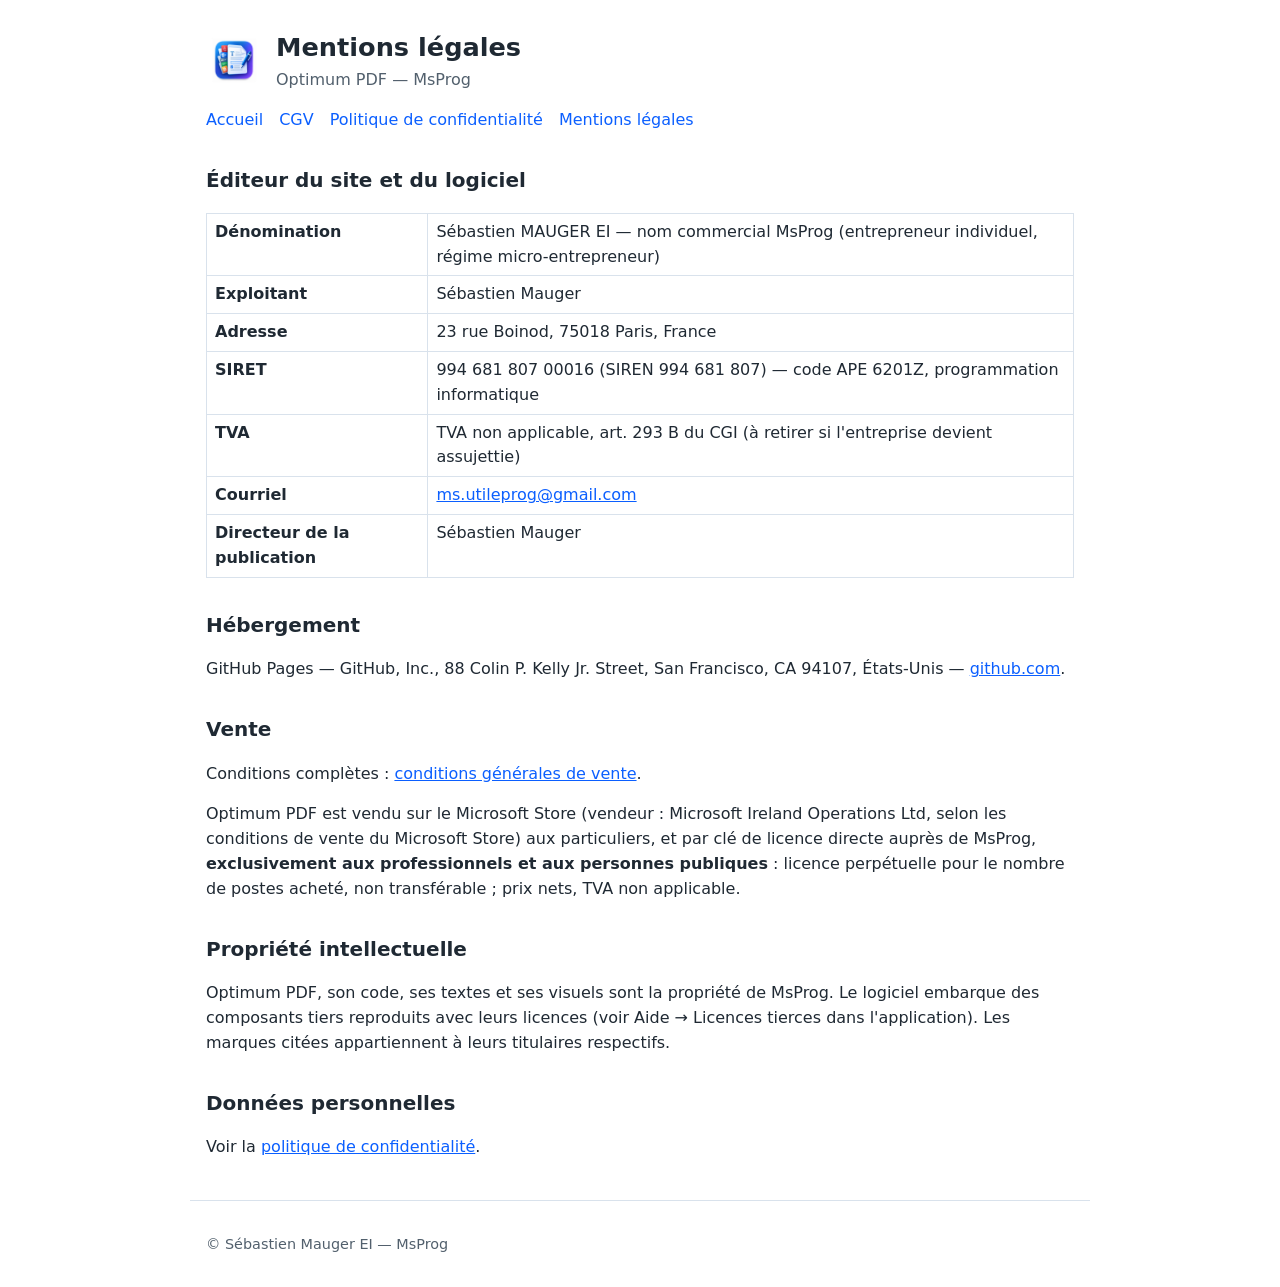
<file: mentions-legales.html>
<!doctype html>
<html lang="fr">
<head>
<meta charset="utf-8">
<meta name="viewport" content="width=device-width,initial-scale=1">
<title>Mentions légales — Optimum PDF</title>
<link rel="stylesheet" href="style.css">
<link rel="icon" href="icon.png">
</head>
<body>
<header><img src="icon.png" alt=""><div><h1>Mentions légales</h1><p class="sub">Optimum PDF — MsProg</p></div></header>
<nav><a href="index.html">Accueil</a><a href="cgv.html">CGV</a><a href="confidentialite.html">Politique de confidentialité</a><a href="mentions-legales.html">Mentions légales</a></nav>
<main>
  <h2>Éditeur du site et du logiciel</h2>
  <table>
    <tr><th>Dénomination</th><td>Sébastien MAUGER EI — nom commercial MsProg (entrepreneur individuel, régime micro-entrepreneur)</td></tr>
    <tr><th>Exploitant</th><td>Sébastien Mauger</td></tr>
    <tr><th>Adresse</th><td>23 rue Boinod, 75018 Paris, France</td></tr>
    <tr><th>SIRET</th><td>994 681 807 00016 (SIREN 994 681 807) — code APE 6201Z, programmation informatique</td></tr>
    <tr><th>TVA</th><td>TVA non applicable, art. 293 B du CGI (à retirer si l'entreprise devient assujettie)</td></tr>
    <tr><th>Courriel</th><td><a href="mailto:ms.utileprog@gmail.com">ms.utileprog@gmail.com</a></td></tr>
    <tr><th>Directeur de la publication</th><td>Sébastien Mauger</td></tr>
  </table>
  <h2>Hébergement</h2>
  <p>GitHub Pages — GitHub, Inc., 88 Colin P. Kelly Jr. Street, San Francisco, CA 94107, États-Unis — <a href="https://github.com">github.com</a>.</p>
  <h2>Vente</h2>
  <p>Conditions complètes : <a href="cgv.html">conditions générales de vente</a>.</p>
  <p>Optimum PDF est vendu sur le Microsoft Store (vendeur : Microsoft Ireland Operations Ltd, selon les conditions de vente du Microsoft Store) aux particuliers, et par clé de licence directe auprès de MsProg, <strong>exclusivement aux professionnels et aux personnes publiques</strong> : licence perpétuelle pour le nombre de postes acheté, non transférable ; prix nets, TVA non applicable.</p>
  <h2>Propriété intellectuelle</h2>
  <p>Optimum PDF, son code, ses textes et ses visuels sont la propriété de MsProg. Le logiciel embarque des composants tiers reproduits avec leurs licences (voir Aide → Licences tierces dans l'application). Les marques citées appartiennent à leurs titulaires respectifs.</p>
  <h2>Données personnelles</h2>
  <p>Voir la <a href="confidentialite.html">politique de confidentialité</a>.</p>
</main>
<footer>© Sébastien Mauger EI — MsProg</footer>
</body>
</html>
</file>
<file: style.css>
:root{--ink:#1f2933;--muted:#52606d;--accent:#0b5fff;--bg:#ffffff;--card:#f5f7fa;--line:#d9e2ec}
@media (prefers-color-scheme:dark){:root{--ink:#e6edf3;--muted:#9fb0c0;--accent:#6ea8ff;--bg:#0f1720;--card:#16212c;--line:#2b3947}}
*{box-sizing:border-box}html{font:16px/1.55 system-ui,Segoe UI,Roboto,Arial,sans-serif;color:var(--ink);background:var(--bg)}
body{margin:0}main,header,footer{max-width:900px;margin:0 auto;padding:0 16px}
header{padding:28px 16px 8px;display:flex;align-items:center;gap:14px;flex-wrap:wrap}header img{width:56px;height:56px;border-radius:12px}
header h1{font-size:1.6rem;margin:0}header .sub{color:var(--muted);margin:0}
nav{padding:8px 16px 0;max-width:900px;margin:0 auto}nav a{margin-right:16px;color:var(--accent);text-decoration:none}nav a:hover{text-decoration:underline}
h2{margin-top:2rem;font-size:1.25rem}h3{font-size:1.05rem}
.card{background:var(--card);border:1px solid var(--line);border-radius:12px;padding:16px 18px;margin:12px 0}
.grid{display:grid;grid-template-columns:repeat(auto-fit,minmax(240px,1fr));gap:12px}
.btn{display:inline-block;background:var(--accent);color:#fff;padding:10px 16px;border-radius:8px;text-decoration:none;font-weight:600}
.lang{float:right;font-size:.9rem}a{color:var(--accent)}
footer{color:var(--muted);font-size:.9rem;padding:32px 16px;border-top:1px solid var(--line);margin-top:40px}
table{border-collapse:collapse;width:100%}td,th{border:1px solid var(--line);padding:6px 8px;text-align:left;vertical-align:top}

/* Tarifs (V2.50c) */
table.prices{border-collapse:collapse;margin:12px 0 8px;width:100%;max-width:640px}
table.prices th,table.prices td{border-bottom:1px solid #dde3ea;padding:7px 10px;text-align:left}
table.prices th{background:#e8edf4;font-weight:600}
table.prices td:nth-child(2),table.prices td:nth-child(3){white-space:nowrap}
p.note{color:#526176;font-size:.92em}
/* Ancre #en : la section anglaise occupe au moins un écran, sinon le lien « English » ne peut pas l'amener en haut de page. */
section.en{scroll-margin-top:12px;padding-top:4px;border-top:1px solid #dde3ea;margin-top:24px}
</file>
